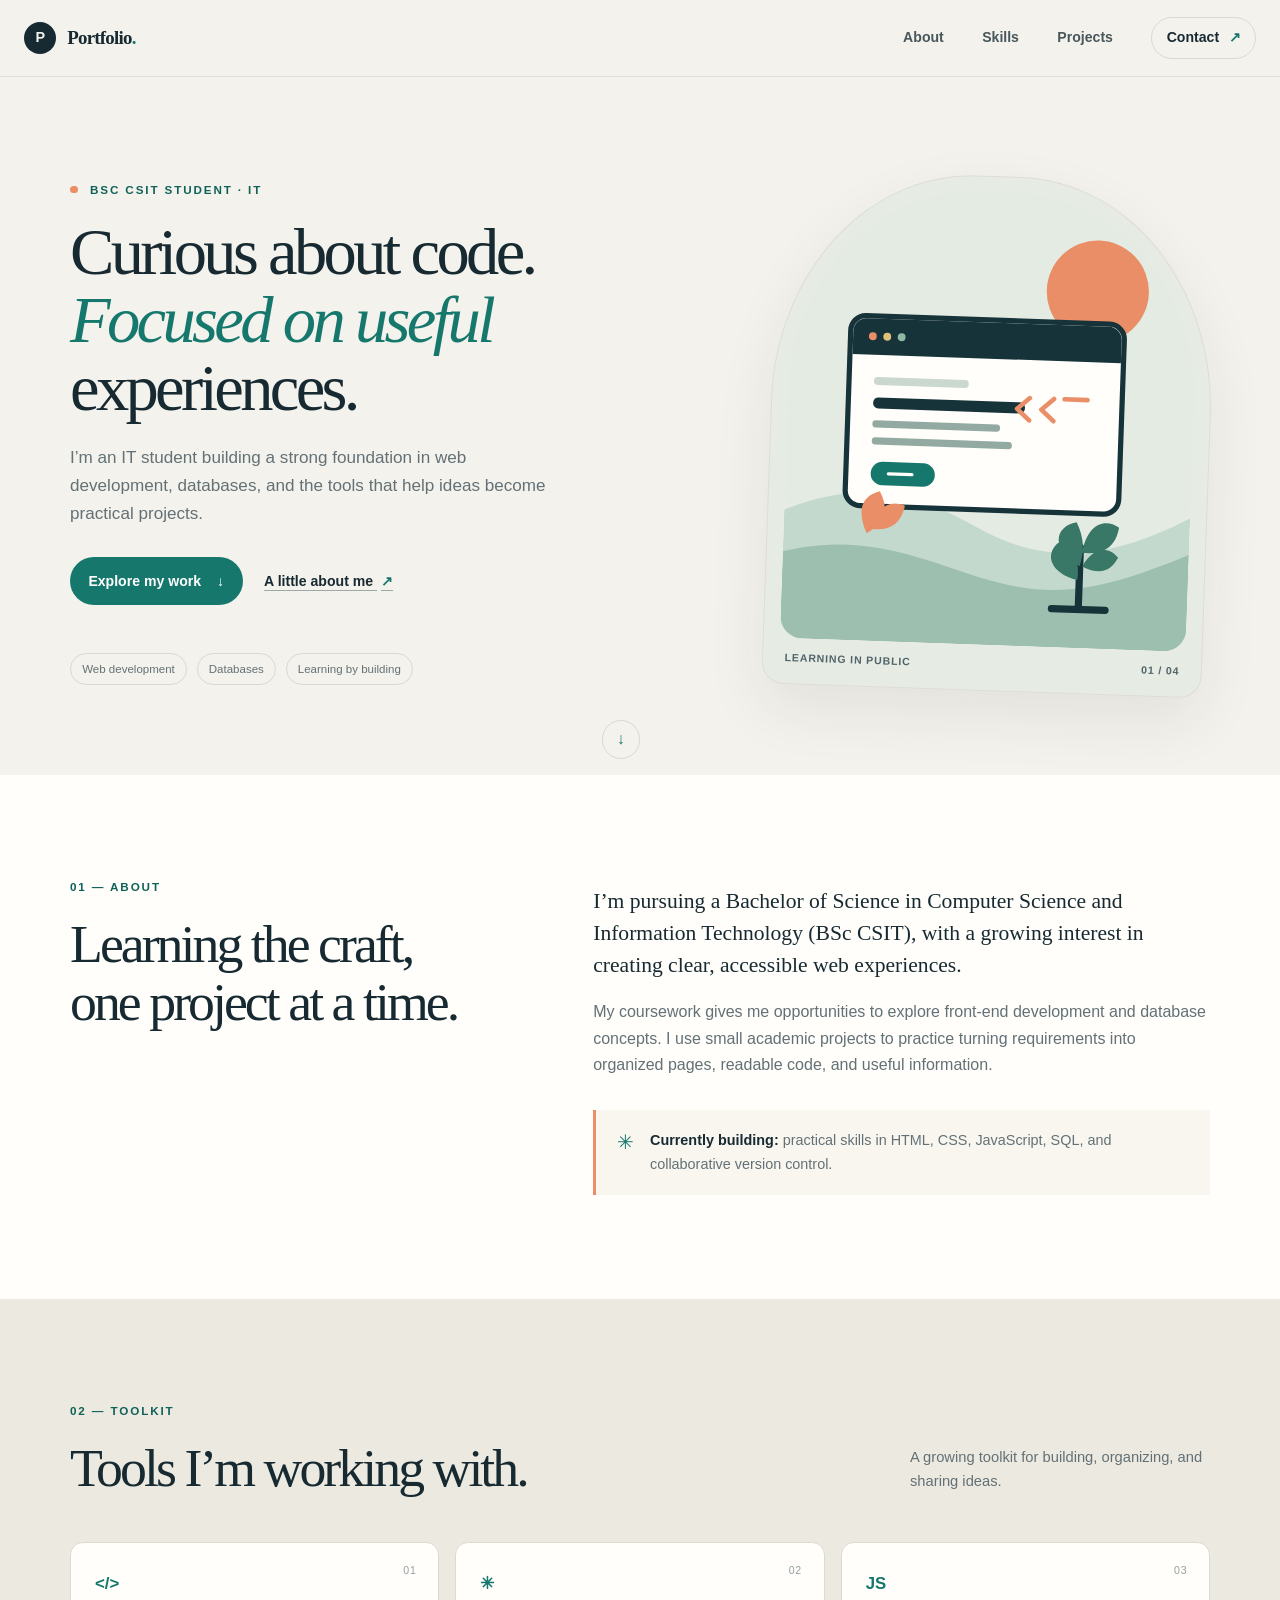
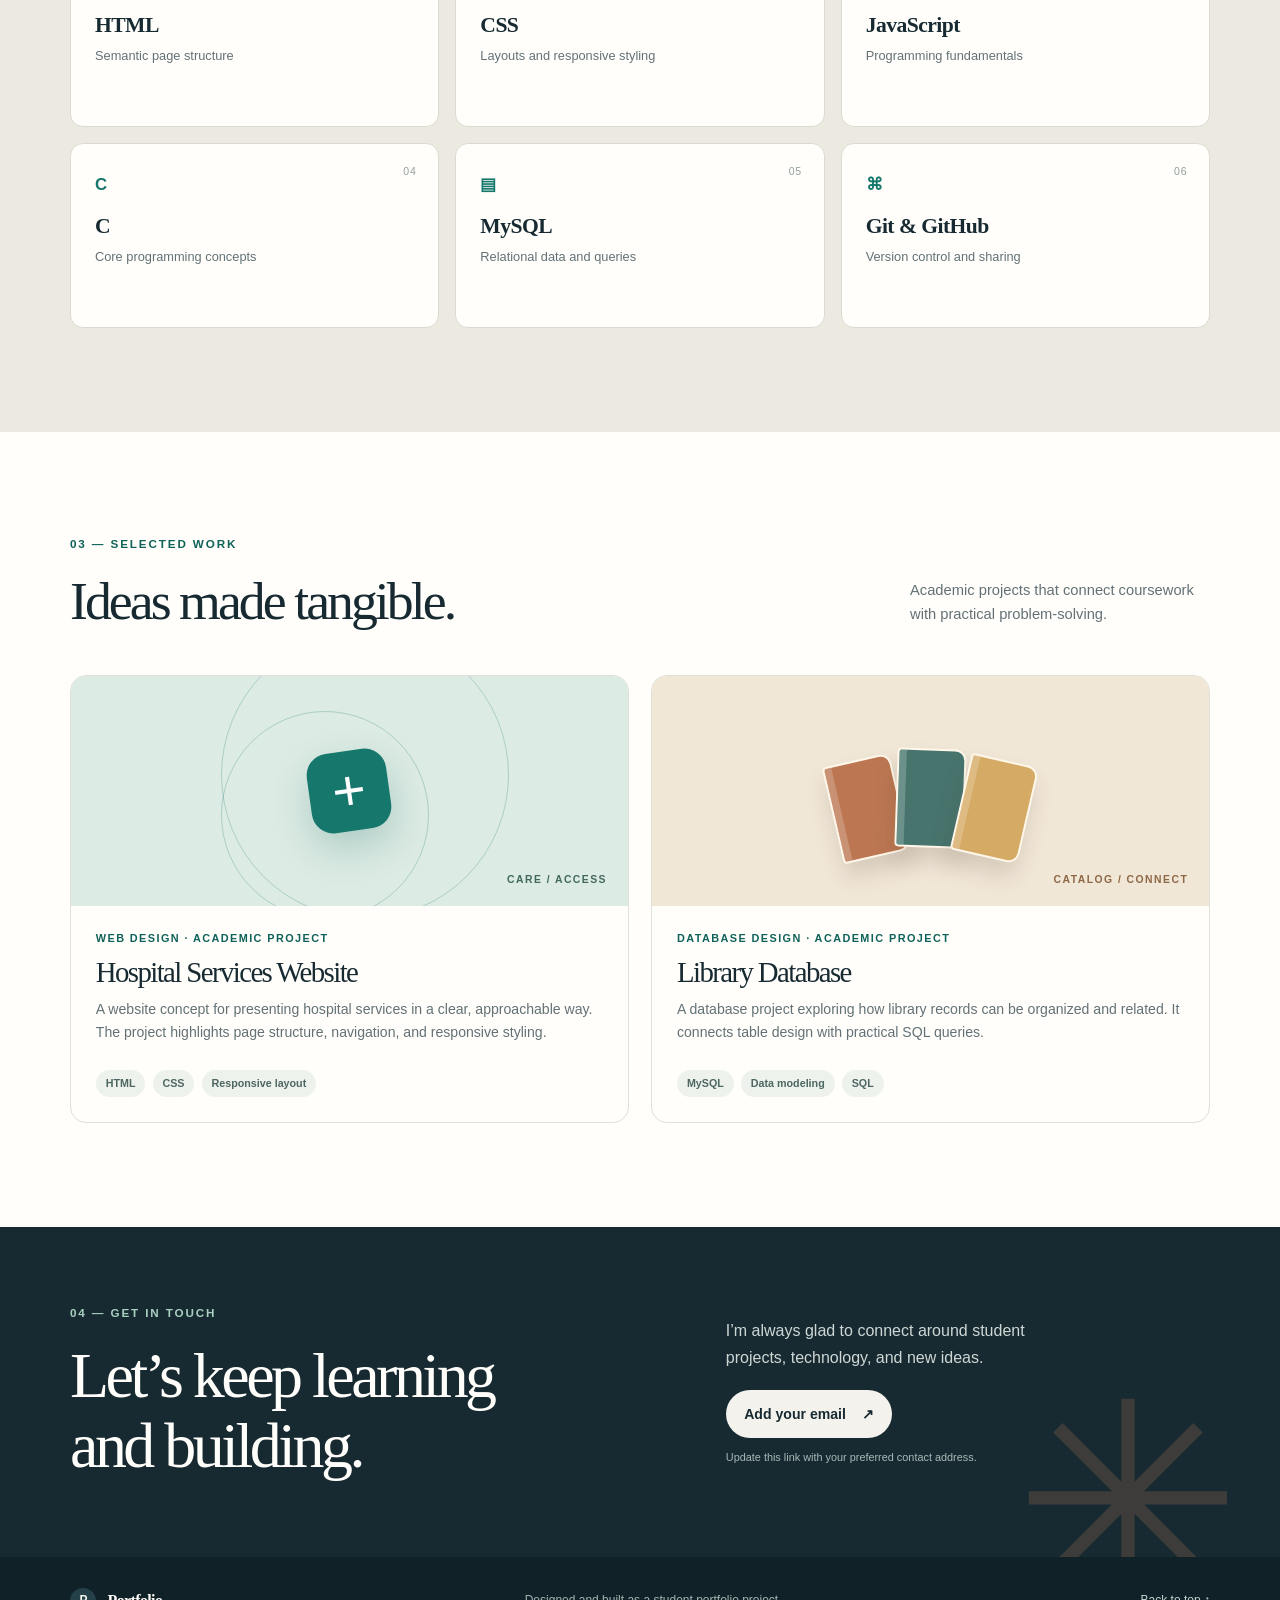
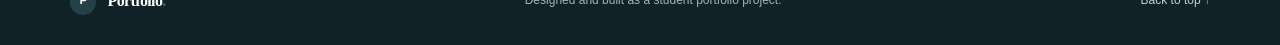
<file: index.html>
<!doctype html>
<html lang="en">
<head>
  <meta charset="utf-8">
  <meta name="viewport" content="width=device-width, initial-scale=1">
  <meta name="description" content="A student portfolio featuring web development skills, academic projects, and learning goals.">
  <meta name="theme-color" content="#f4f2ec">
  <title>Student Portfolio | BSc CSIT</title>
  <link rel="stylesheet" href="style.css">
</head>
<body>
  <!-- Shared site navigation -->
  <a class="skip-link" href="#main">Skip to content</a>
  <header class="site-header">
    <div class="header-inner">
      <a class="wordmark" href="#home" aria-label="Portfolio home">
        <span class="wordmark-mark" aria-hidden="true">P</span>
        <span>Portfolio<span class="wordmark-period">.</span></span>
      </a>
      <nav class="site-nav" aria-label="Main navigation">
        <a href="#about">About</a>
        <a href="#skills">Skills</a>
        <a href="#projects">Projects</a>
        <a class="nav-contact" href="#contact">Contact <span aria-hidden="true">↗</span></a>
      </nav>
    </div>
  </header>

  <!-- Main portfolio content, grouped into named semantic sections -->
  <main id="main">
    <section class="hero page-shell" id="home" aria-labelledby="hero-title">
      <div class="hero-copy">
        <p class="eyebrow"><span class="eyebrow-dot" aria-hidden="true"></span> BSc CSIT student · IT</p>
        <h1 id="hero-title">Curious about code.<br><span>Focused on useful</span><br>experiences.</h1>
        <p class="hero-intro">I’m an IT student building a strong foundation in web development, databases, and the tools that help ideas become practical projects.</p>
        <div class="hero-actions">
          <a class="button button-primary" href="#projects">Explore my work <span aria-hidden="true">↓</span></a>
          <a class="text-link" href="#about">A little about me <span aria-hidden="true">↗</span></a>
        </div>
        <div class="hero-meta" aria-label="Areas of interest">
          <span>Web development</span><span>Databases</span><span>Learning by building</span>
        </div>
      </div>
      <figure class="hero-art">
        <img src="assets/portfolio-illustration.svg" alt="Abstract illustration of a browser window, code symbols, and a plant">
        <figcaption><span>Learning in public</span><span>01 / 04</span></figcaption>
      </figure>
      <a class="scroll-cue" href="#about" aria-label="Scroll to About"><span aria-hidden="true">↓</span></a>
    </section>

    <!-- Background and learning goals -->
    <section class="section section-about" id="about" aria-labelledby="about-title">
      <div class="page-shell about-grid">
        <div class="section-heading">
          <p class="eyebrow">01 — About</p>
          <h2 id="about-title">Learning the craft,<br>one project at a time.</h2>
        </div>
        <div class="about-copy">
          <p class="lead">I’m pursuing a Bachelor of Science in Computer Science and Information Technology (BSc CSIT), with a growing interest in creating clear, accessible web experiences.</p>
          <p>My coursework gives me opportunities to explore front-end development and database concepts. I use small academic projects to practice turning requirements into organized pages, readable code, and useful information.</p>
          <div class="about-note"><span class="note-icon" aria-hidden="true">✳</span><p><strong>Currently building:</strong> practical skills in HTML, CSS, JavaScript, SQL, and collaborative version control.</p></div>
        </div>
      </div>
    </section>

    <!-- Current technical toolkit -->
    <section class="section section-skills" id="skills" aria-labelledby="skills-title">
      <div class="page-shell">
        <div class="section-heading section-heading-wide">
          <div><p class="eyebrow">02 — Toolkit</p><h2 id="skills-title">Tools I’m working with.</h2></div>
          <p class="section-aside">A growing toolkit for building, organizing, and sharing ideas.</p>
        </div>
        <ul class="skill-grid">
          <li class="skill-card"><span class="skill-index">01</span><span class="skill-icon" aria-hidden="true">&lt;/&gt;</span><h3>HTML</h3><p>Semantic page structure</p></li>
          <li class="skill-card"><span class="skill-index">02</span><span class="skill-icon" aria-hidden="true">✳</span><h3>CSS</h3><p>Layouts and responsive styling</p></li>
          <li class="skill-card"><span class="skill-index">03</span><span class="skill-icon" aria-hidden="true">JS</span><h3>JavaScript</h3><p>Programming fundamentals</p></li>
          <li class="skill-card"><span class="skill-index">04</span><span class="skill-icon" aria-hidden="true">C</span><h3>C</h3><p>Core programming concepts</p></li>
          <li class="skill-card"><span class="skill-index">05</span><span class="skill-icon" aria-hidden="true">▤</span><h3>MySQL</h3><p>Relational data and queries</p></li>
          <li class="skill-card"><span class="skill-index">06</span><span class="skill-icon" aria-hidden="true">⌘</span><h3>Git &amp; GitHub</h3><p>Version control and sharing</p></li>
        </ul>
      </div>
    </section>

    <!-- Academic project summaries -->
    <section class="section section-projects" id="projects" aria-labelledby="projects-title">
      <div class="page-shell">
        <div class="section-heading section-heading-wide">
          <div><p class="eyebrow">03 — Selected work</p><h2 id="projects-title">Ideas made tangible.</h2></div>
          <p class="section-aside">Academic projects that connect coursework with practical problem-solving.</p>
        </div>
        <div class="project-grid">
          <article class="project-card project-card-hospital">
            <div class="project-visual hospital-visual" aria-hidden="true"><span class="visual-orbit orbit-one"></span><span class="visual-orbit orbit-two"></span><span class="hospital-cross">+</span><span class="visual-label">care / access</span></div>
            <div class="project-content"><p class="project-kicker">Web design · Academic project</p><h3>Hospital Services Website</h3><p>A website concept for presenting hospital services in a clear, approachable way. The project highlights page structure, navigation, and responsive styling.</p><ul class="tag-list" aria-label="Technologies"><li>HTML</li><li>CSS</li><li>Responsive layout</li></ul></div>
          </article>
          <article class="project-card project-card-library">
            <div class="project-visual library-visual" aria-hidden="true"><span class="book book-one"></span><span class="book book-two"></span><span class="book book-three"></span><span class="visual-label">catalog / connect</span></div>
            <div class="project-content"><p class="project-kicker">Database design · Academic project</p><h3>Library Database</h3><p>A database project exploring how library records can be organized and related. It connects table design with practical SQL queries.</p><ul class="tag-list" aria-label="Technologies"><li>MySQL</li><li>Data modeling</li><li>SQL</li></ul></div>
          </article>
        </div>
      </div>
    </section>

    <!-- Replace the example email address before publishing -->
    <section class="contact-band" id="contact" aria-labelledby="contact-title">
      <div class="page-shell contact-inner">
        <div><p class="eyebrow eyebrow-light">04 — Get in touch</p><h2 id="contact-title">Let’s keep learning<br>and building.</h2></div>
        <div class="contact-action"><p>I’m always glad to connect around student projects, technology, and new ideas.</p><a class="button button-light" href="mailto:your.email@example.com">Add your email <span aria-hidden="true">↗</span></a><span class="contact-hint">Update this link with your preferred contact address.</span></div>
        <span class="contact-spark" aria-hidden="true">✳</span>
      </div>
    </section>
  </main>

  <footer class="site-footer">
    <div class="page-shell footer-inner"><a class="wordmark footer-wordmark" href="#home"><span class="wordmark-mark" aria-hidden="true">P</span><span>Portfolio<span class="wordmark-period">.</span></span></a><p>Designed and built as a student portfolio project.</p><a class="back-top" href="#home">Back to top ↑</a></div>
  </footer>
</body>
</html>
</file>
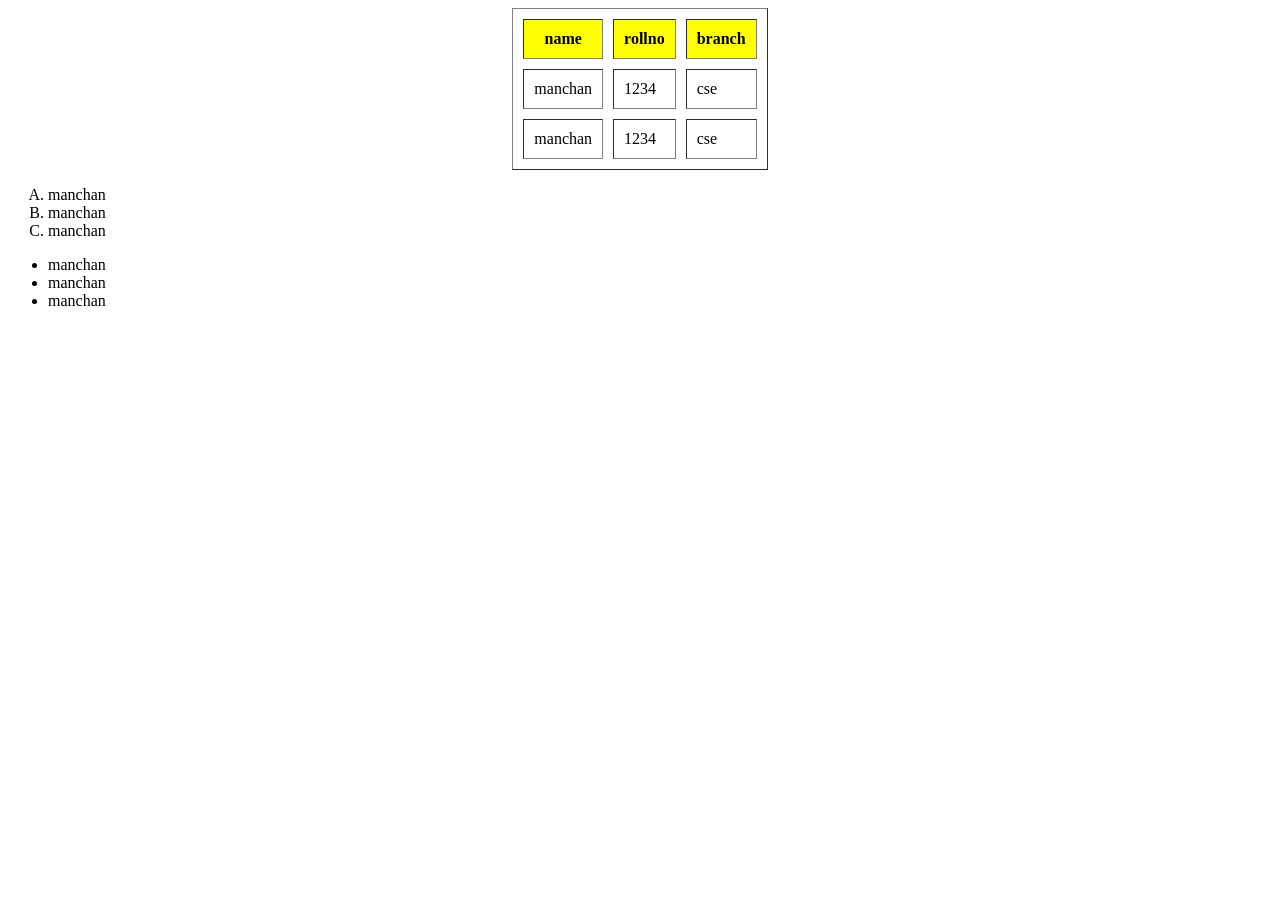
<file: 2ndday.html>
<!DOCTYPE html>
<html lang="en">
<head>
    <meta charset="UTF-8">
    <meta name="viewport" content="width=device-width, initial-scale=1.0">
    <title>Document</title>
</head>
<body>
    <table border="1" align="center" cellpadding="10" cellspacing="10">
        <tr bgcolor="yellow">
            <th>name</th>
            <th>rollno</th>
            <th>branch</th>
        </tr bgcolor="lightblue">
            <td>manchan</td>
            <td>1234</td>
            <td>cse</td>
        </tr>
        <tr>
            <td>manchan</td>
            <td>1234</td>
            <td>cse</td>
        </tr>
        </table>
        <ol type="A">
            <li>manchan</li>
            <li>manchan</li>
            <li>manchan</li>
            </ol>
            <ul typ`e="circle">
                <li>manchan</li>
                <li>manchan</li>
                <li>manchan</li>
                
</body>
</html>
</file>
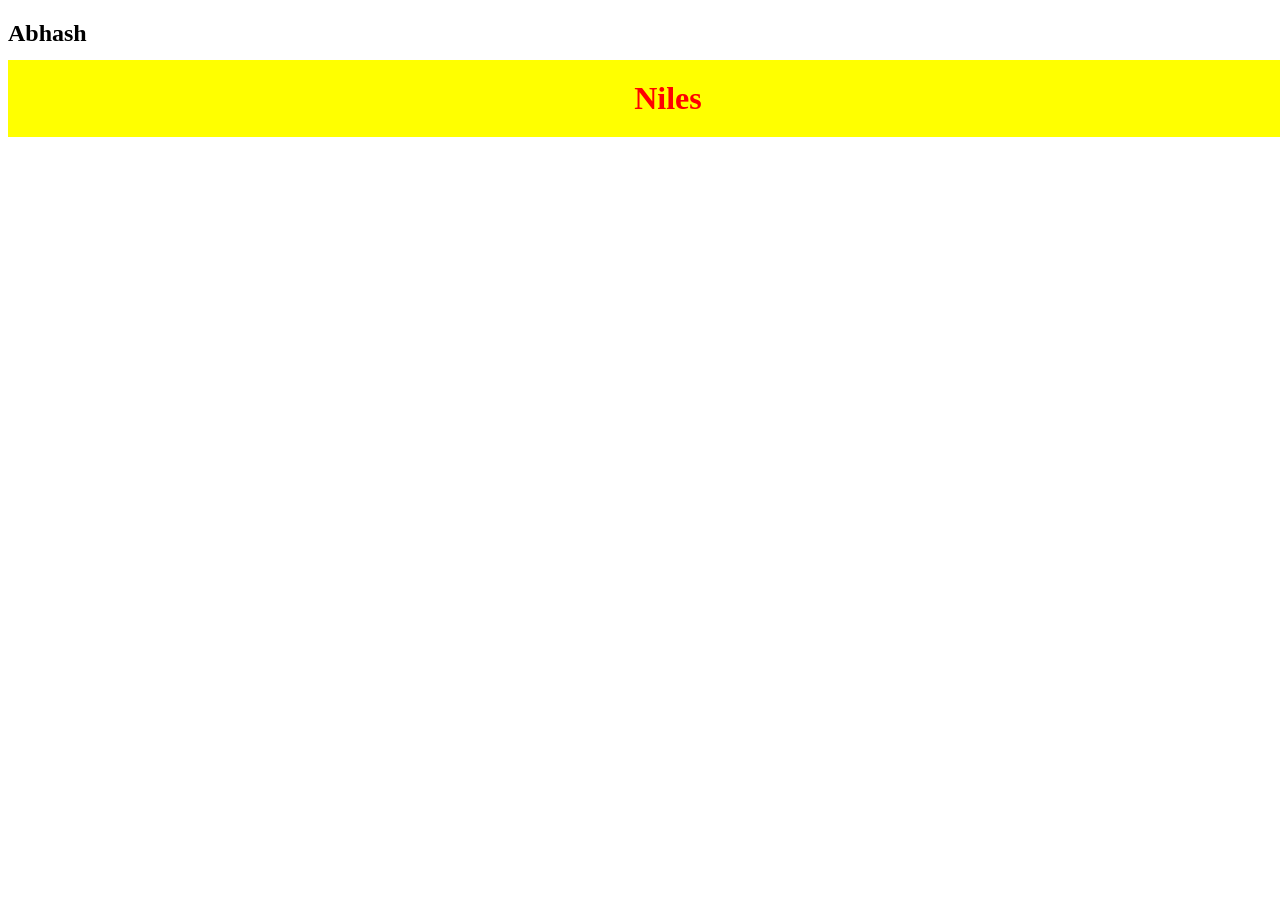
<file: c1.html>
<!DOCTYPE html>
<html lang="en">
<head>
    <meta charset="UTF-8">
    <meta name="viewport" content="width=device-width, initial-scale=1.0">
    <title>Document</title>
</head>
<style type ="text/css">
    h1
    {
        color: red;
        background-color: yellow;
        text-align: center;
        padding: 20px;
        width: 100%;
        margin-top: 40px;
        position: absolute;
    }
</style>
<body>
    <h1>Niles</h1>
    <h2>Abhash</h2>
    <h3>Sakshyam</h3>
    <h4>Pranish</h4>
</body>
</html>
</file>
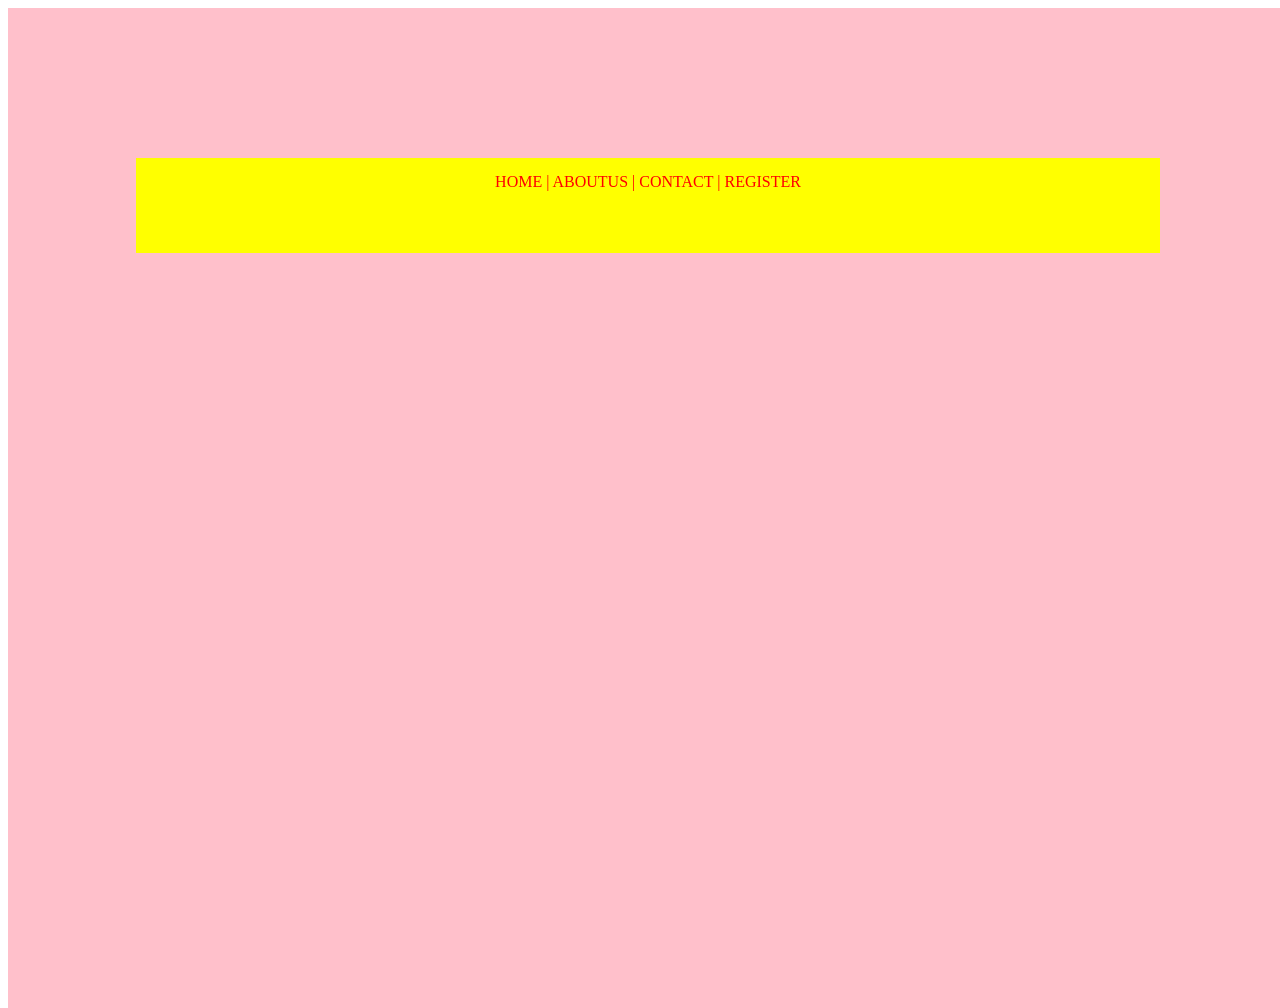
<file: c2.html>
<!DOCTYPE html>
<html lang="en">
<head>
    <meta charset="UTF-8">
    <meta name="viewport" content="width=device-width, initial-scale=1.0">
    <title>Document</title>
</head>
<style head="text/css">
    .container
    {
        width:100%;
        height: 1000px;
        background-color:pink;
        position: absolute;
    }
    .menu
    {
        width: 80%;
        height: 80px;
        background-color: yellow;
        color: red;
        position: absolute;
        margin-left: 10%;
        margin-top: 150px;
        padding-top: 15px;
        text-align: center;
    }
</style>
<body>
    <div class="container">
            <div class="menu">
                HOME | ABOUTUS | CONTACT | REGISTER
            </div>
    </div>
</body>
</html>
</file>
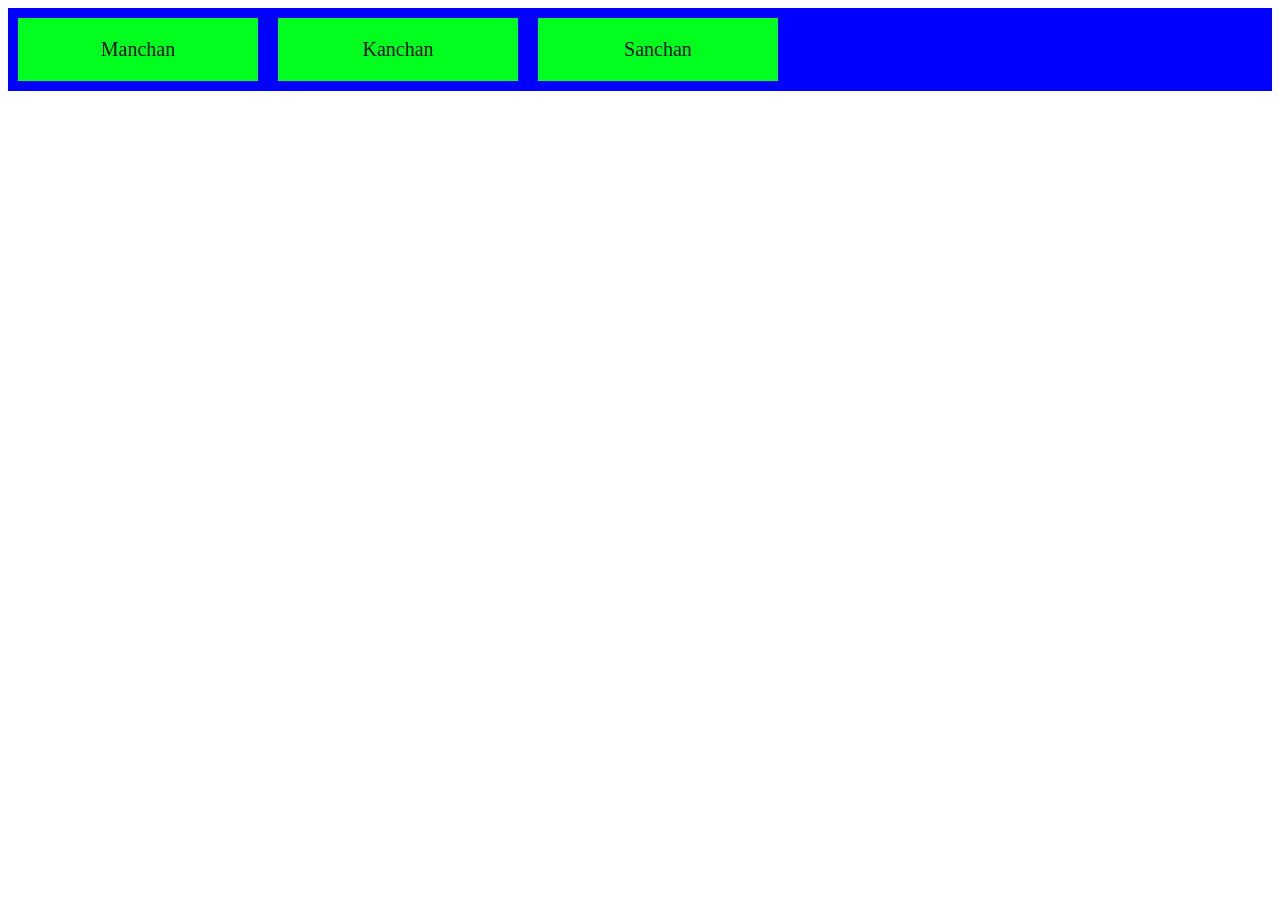
<file: f1.html>
<!DOCTYPE html>
<html lang="en">
<head>
    <meta charset="UTF-8">
    <meta name="viewport" content="width=device-width, initial-scale=1.0">
    <title>Document</title>
    <style>
        .container
        {
            display: flex;
            justify-content: flex-start;
            background-color: blue;
            flex-wrap: wrap;
        }
        .container div{
            background-color: rgb(0, 255, 30);
            color: rgb(0, 15, 7);
            margin: 10px;
            padding: 20px;
            font-size: 20px;
            text-align: center;
            width: 200px;
        }
    </style>
</head>
<body>
    <div class="container">
        <div>Manchan</div>
        <div>Kanchan</div>
        <div>Sanchan</div>
    </div>
    
</body>
</html>
</file>
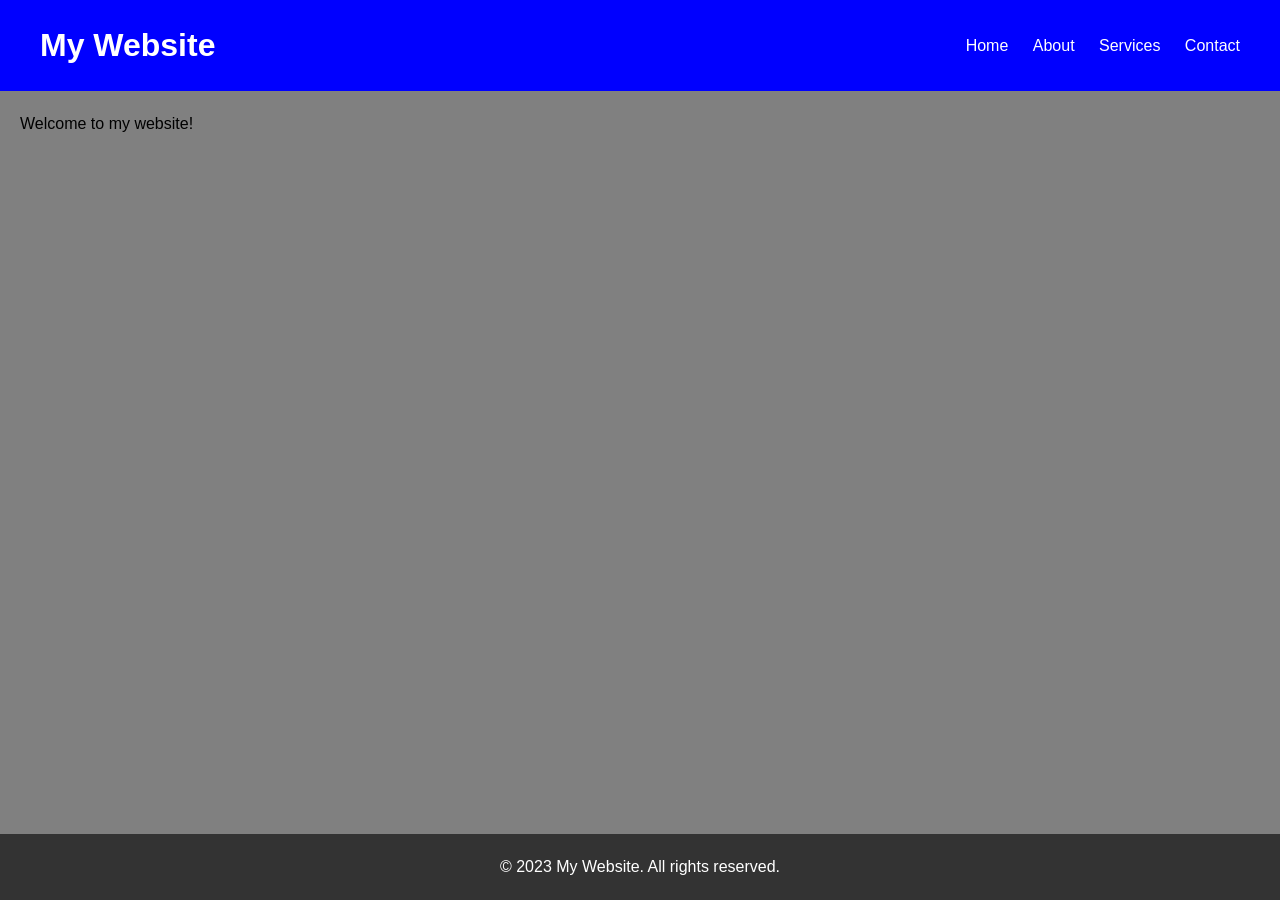
<file: index2.html>
<!DOCTYPE html>
<html lang="en">
<head>
    <meta charset="UTF-8">
    <meta name="viewport" content="width=device-width, initial-scale=1.0">
    <title>Document</title>
    <style>
    * {
        margin: 0;
        padding: 0;
        box-sizing: border-box;
        }
    body {
        font-family: Arial, sans-serif;
        line-height: 1.6;
        background-color: gray;
        color: black;
        display: flex;
        flex-direction: column;
        min-height: 100vh;
        }
    .navbar{
        display:flex;
        justify-content: space-between;
        align-items: center;
        background-color: blue;
        color: white;
        padding: 20px 40px;
    }
    .nav-links a{
        color: white;
        text-decoration: none;
        margin-left: 20px;
    }
    .main-container{
        display: flex;
        gap: 20px;
        padding: 20px;
        flex: 1;
    }
    .content-body{
        flex:3;
        padding: 20px;
        background: white;
        border-radius: 5px;
    }
    .sidebar-left, .sidebar-right{
        flex:1;
        padding: 20px;
        background: blueviolet;
        border-radius: 5px;
    }
    .footer{
        display: flex;
        justify-content: center;
        align-items: center;
        background-color: #333;
        color: white;
        padding: 20px;
        text-align: center;
    }
    </style>
</head>
<body>
    <div class="navbar">
        <h1>My Website</h1>
        <div class="nav-links">
            <a href="#">Home</a>
            <a href="#">About</a>
            <a href="#">Services</a>
            <a href="#">Contact</a>
        </div>
    </div>
    <div class="main-container">
        <p>Welcome to my website!</p>
    </div>
    <div class="footer">
        <p>&copy; 2023 My Website. All rights reserved.</p>
    </div>
</body>
</html>
</file>
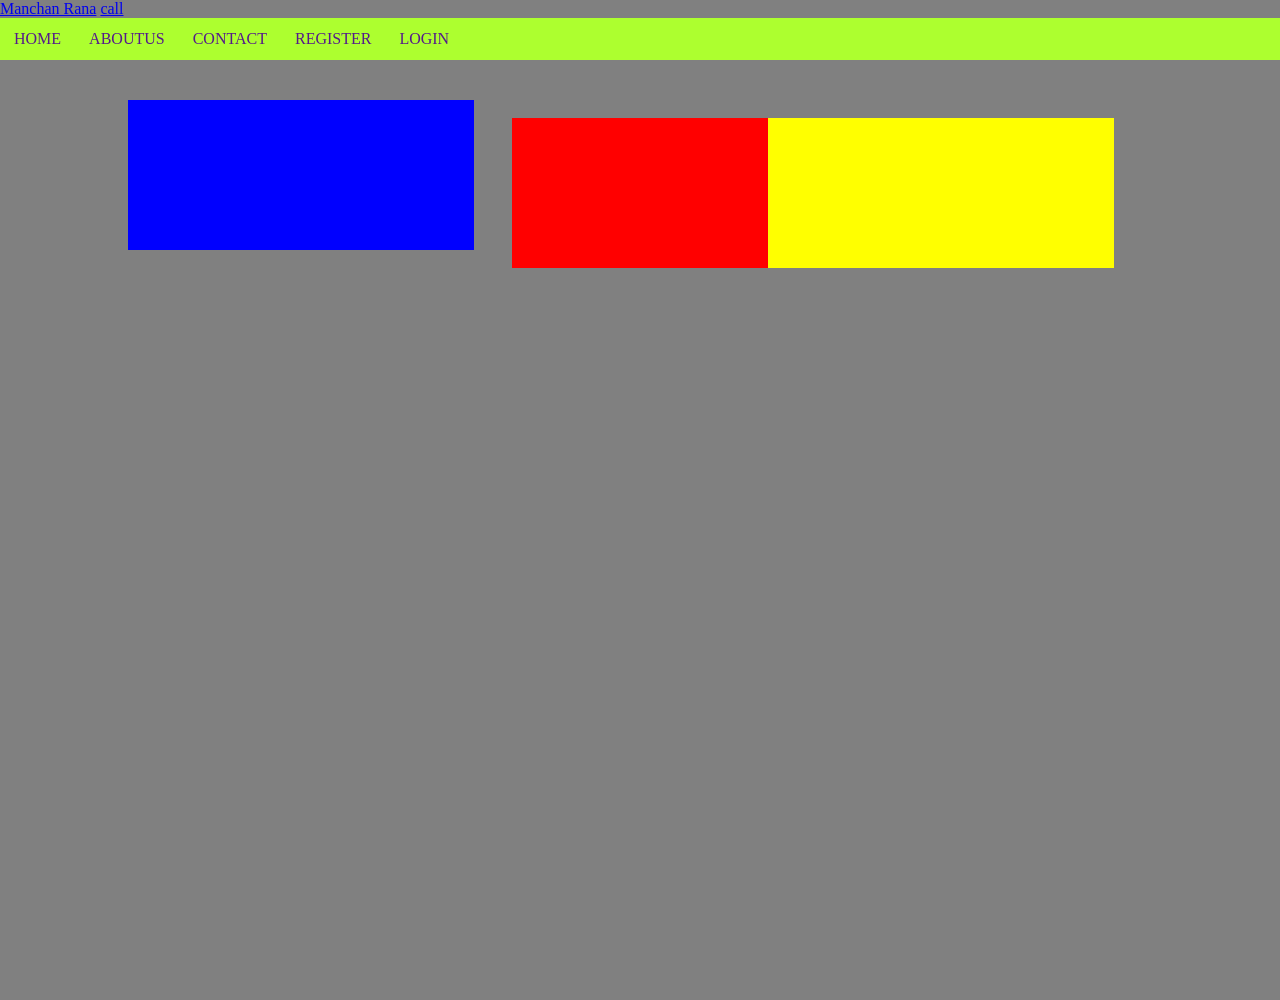
<file: navbar.html>
<!DOCTYPE html>
<html lang="en">
<head>
    <meta charset="UTF-8">
    <meta name="viewport" content="width=device-width, initial-scale=1.0">
    <title>Document</title>
</head>
<style>
    .container
    {
        width: 100%;
        height: 1000px;
        background-color: gray;
    }
    .part1
    {
        width: 27%;
        height: 150px;
        background-color: blue;
        position: absolute;
        margin-left: 10%;
        margin-top: 100px;
    }
    .part2
    {
        width: 27%;
        height: 150px;
        background-color: red;
        position: absolute;
        margin-left: 40%;
        margin-top: 100px;
    }
    .part3
    {
        width: 27%;
        height: 150px;
        background-color: yellow;
        position: absolute;
        margin-left: 60%;
        margin-top: 100px;
    }
    .carouselpart
    {
        width: 100%;
        height: 400px;
        background-color: black;
        position: absolute;
        margin-top: 300px;
    }
    body
    {
        margin:0px;
        padding: 0px;
    }
    ul
    {
        margin: 0px;
        padding: 0px;
        list-style-type: none;
        background-color: greenyellow;
        display: flex;
    }
    ul li a
    {
     padding: 12px 14px;
     display: block;
     text-decoration: none;   
    }
    ul li a:hover
    {
     background-color: red;
     color:white;
    }
</style>
<body>
    <div class="container">
    <div class="part1"></div>
       <a href="mailto:manchanrana77@gmail.com">Manchan Rana</a>
       <a href="tel:+9779860000000">call</a>
    <div class="part2"><iframe src="https://www.google.com/maps/embed?pb=!1m18!1m12!1m3!1d3532.2969544242637!2d85.31957457292017!3d27.708116249687347!2m3!1f0!2f0!3f0!3m2!1i1024!2i768!4f13.1!3m3!1m2!1s0x39eb199130467bdf%3A0x9df2c0178445d93b!2sModel%20Institute%20of%20Technology%2C%20(MIT)%20Nepal!5e0!3m2!1sen!2snp!4v1790048605553!5m2!1sen!2snp" width="400" height="300" style="border:0;" allowfullscreen="" loading="lazy" referrerpolicy="strict-origin-when-cross-origin"></iframe></div>
    <div class="part3"></div>
          
    <ul>
        <li><a href="">HOME</a></li>
        <li><a href="">ABOUTUS</a></li>
        <li><a href="">CONTACT</a></li>
        <li><a href="">REGISTER</a></li>
        <li><a href="">LOGIN</a></li>
    </ul>
</div>

</body>
</html>
</file>
<file: style.css>
/* Student portfolio: a warm neutral canvas with deep ink and teal accents. */
:root {
  color-scheme: light;
  --paper: #f4f2ec;
  --paper-deep: #ece9e0;
  --ink: #172a32;
  --muted: #637176;
  --teal: #16786d;
  --teal-dark: #0f6259;
  --coral: #e98e66;
  --line: #d9d9d0;
  --white: #fffefa;
  --serif: Georgia, "Times New Roman", serif;
  --sans: "Segoe UI", Arial, sans-serif;
}

* { box-sizing: border-box; }
html { scroll-behavior: smooth; scroll-padding-top: 5rem; }
body { margin: 0; background: var(--paper); color: var(--ink); font-family: var(--sans); font-size: 1rem; line-height: 1.65; }
a { color: inherit; }
a:focus-visible { outline: 3px solid var(--coral); outline-offset: 4px; }
::selection { background: var(--teal); color: var(--white); }
/* Shared frame, keyboard access, and navigation */
.page-shell { width: min(1140px, calc(100% - 3rem)); margin-inline: auto; }
.skip-link { position: absolute; z-index: 10; top: .5rem; left: .5rem; padding: .65rem 1rem; transform: translateY(-150%); background: var(--ink); color: white; }
.skip-link:focus { transform: translateY(0); }
.site-header { position: sticky; z-index: 5; top: 0; background: rgb(244 242 236 / 94%); border-bottom: 1px solid rgb(217 217 208 / 75%); backdrop-filter: blur(12px); }
.header-inner { width: min(1240px, calc(100% - 3rem)); min-height: 76px; margin-inline: auto; display: flex; align-items: center; justify-content: space-between; gap: 2rem; }
.wordmark { display: inline-flex; align-items: center; gap: .7rem; text-decoration: none; font-family: var(--serif); font-size: 1.18rem; font-weight: 700; letter-spacing: -.04em; }
.wordmark-mark { width: 2rem; height: 2rem; display: grid; place-items: center; border-radius: 50%; background: var(--ink); color: var(--paper); font-family: var(--sans); font-size: .9rem; font-weight: 600; }
.wordmark-period { color: var(--teal); }
.site-nav { display: flex; align-items: center; gap: clamp(1rem, 3vw, 2.5rem); }
.site-nav a { color: #47575b; font-size: .88rem; font-weight: 600; text-decoration: none; transition: color .2s ease; }
.site-nav a:hover { color: var(--teal); }
.site-nav .nav-contact { padding: .55rem .9rem; border: 1px solid var(--line); border-radius: 2rem; color: var(--ink); }
.nav-contact span { margin-left: .35rem; color: var(--teal); }
/* Introductory hero */
.hero { position: relative; min-height: 660px; padding-block: 6.2rem 5.2rem; display: grid; grid-template-columns: 1.2fr .8fr; align-items: center; gap: 2.5rem; }
.hero-copy { max-width: 620px; }
.eyebrow { margin: 0 0 1.25rem; color: var(--teal-dark); font-size: .73rem; font-weight: 750; letter-spacing: .16em; line-height: 1.4; text-transform: uppercase; }
.eyebrow-dot { display: inline-block; width: .48rem; height: .48rem; margin-right: .45rem; border-radius: 50%; background: var(--coral); vertical-align: .05rem; }
h1, h2, h3, p, figure { margin-top: 0; }
h1, h2, .project-content h3 { font-family: var(--serif); font-weight: 500; letter-spacing: -.055em; }
h1 { margin-bottom: 1.35rem; font-size: clamp(3.2rem, 5.2vw, 4.55rem); line-height: 1.02; }
h1 span { color: var(--teal); font-style: italic; }
.hero-intro { max-width: 490px; margin-bottom: 1.8rem; color: var(--muted); font-size: 1.07rem; }
.hero-actions { display: flex; flex-wrap: wrap; align-items: center; gap: 1.35rem; }
.button { min-height: 48px; display: inline-flex; align-items: center; justify-content: center; gap: 1rem; padding: .65rem 1.15rem; border-radius: 3rem; font-size: .88rem; font-weight: 700; text-decoration: none; transition: transform .2s ease, background .2s ease; }
.button:hover { transform: translateY(-2px); }
.button-primary { background: var(--teal); color: white; }
.button-primary:hover { background: var(--teal-dark); }
.text-link { color: var(--ink); font-size: .88rem; font-weight: 700; text-decoration-color: #9ca9a5; text-underline-offset: .25rem; }
.text-link span { margin-left: .25rem; color: var(--teal); }
.hero-meta { display: flex; flex-wrap: wrap; gap: .6rem; margin-top: 3rem; }
.hero-meta span { padding: .35rem .7rem; border: 1px solid var(--line); border-radius: 2rem; color: #647175; font-size: .72rem; }
.hero-art { position: relative; margin: 0; padding: 1rem; border: 1px solid #deddd5; border-radius: 45% 45% 1.4rem 1.4rem; background: #e6ebe3; box-shadow: 0 24px 60px rgb(23 42 50 / 8%); transform: rotate(2deg); }
.hero-art img { display: block; width: 100%; border-radius: inherit; }
.hero-art figcaption { display: flex; justify-content: space-between; padding: .7rem .35rem .05rem; color: #526469; font-size: .66rem; font-weight: 700; letter-spacing: .08em; text-transform: uppercase; }
.scroll-cue { position: absolute; right: 50%; bottom: 1rem; width: 2.4rem; height: 2.4rem; display: grid; place-items: center; border: 1px solid var(--line); border-radius: 50%; color: var(--teal); text-decoration: none; }
/* About, skills, and project content */
.section { padding-block: 6.5rem; }
.section-about { background: var(--white); }
.about-grid { display: grid; grid-template-columns: .8fr 1.2fr; gap: 7rem; }
.section-heading h2, .contact-inner h2 { margin-bottom: 0; font-size: clamp(2.5rem, 4.2vw, 3.55rem); line-height: 1.08; }
.about-copy { padding-top: .45rem; color: var(--muted); }
.about-copy p { margin-bottom: 1.1rem; }
.about-copy .lead { color: var(--ink); font-family: var(--serif); font-size: 1.35rem; line-height: 1.48; }
.about-note { display: flex; align-items: flex-start; gap: 1rem; margin-top: 2rem; padding: 1.15rem 1.3rem; border-left: 3px solid var(--coral); background: #f8f6ef; }
.about-note p { margin: 0; font-size: .9rem; }
.about-note strong { color: var(--ink); }
.note-icon { color: var(--teal); font-size: 1.25rem; line-height: 1.3; }
.section-skills { background: var(--paper-deep); }
.section-heading-wide { display: flex; align-items: end; justify-content: space-between; gap: 2rem; margin-bottom: 2.8rem; }
.section-aside { max-width: 300px; margin-bottom: .25rem; color: var(--muted); font-size: .92rem; }
.skill-grid { display: grid; grid-template-columns: repeat(3, 1fr); gap: 1rem; margin: 0; padding: 0; list-style: none; }
.skill-card { position: relative; min-height: 185px; padding: 1.4rem 1.5rem 1.25rem; border: 1px solid #dcdad0; border-radius: .8rem; background: var(--white); transition: transform .2s ease, box-shadow .2s ease; }
.skill-card:hover { transform: translateY(-4px); box-shadow: 0 12px 28px rgb(23 42 50 / 7%); }
.skill-index { position: absolute; top: 1.2rem; right: 1.35rem; color: #95a09f; font-size: .66rem; letter-spacing: .08em; }
.skill-icon { min-height: 2.3rem; display: inline-flex; align-items: center; color: var(--teal); font-size: 1.05rem; font-weight: 800; }
.skill-card h3 { margin: .35rem 0 .1rem; font-family: var(--serif); font-size: 1.35rem; letter-spacing: -.025em; }
.skill-card p { margin-bottom: 0; color: var(--muted); font-size: .8rem; }
.section-projects { background: var(--white); }
.project-grid { display: grid; grid-template-columns: repeat(2, 1fr); gap: 1.4rem; }
.project-card { overflow: hidden; border: 1px solid #e0dfd8; border-radius: 1rem; background: var(--white); }
.project-visual { position: relative; height: 230px; overflow: hidden; display: grid; place-items: center; }
.hospital-visual { background: #dcebe4; }
.library-visual { background: #f1e7d7; }
.visual-orbit { position: absolute; width: 13rem; height: 13rem; border: 1px solid rgb(22 120 109 / 25%); border-radius: 50%; }
.orbit-one { transform: translate(-1.5rem, 1.5rem); }
.orbit-two { width: 18rem; height: 18rem; transform: translate(1rem, -1rem); }
.hospital-cross { width: 5rem; height: 5rem; display: grid; place-items: center; border-radius: 1.35rem; background: var(--teal); box-shadow: 0 16px 36px rgb(15 98 89 / 22%); color: white; font-size: 3.6rem; font-weight: 300; line-height: 1; transform: rotate(-8deg); }
.visual-label { position: absolute; right: 1.3rem; bottom: 1.1rem; color: #42685e; font-size: .65rem; font-weight: 750; letter-spacing: .14em; text-transform: uppercase; }
.library-visual .visual-label { color: #8e6746; }
.book { width: 4.3rem; height: 6.2rem; position: absolute; bottom: 3rem; border: 2px solid #fff7e9; border-radius: .25rem .7rem .7rem .25rem; box-shadow: inset .45rem 0 rgb(255 255 255 / 20%), 0 14px 22px rgb(66 48 31 / 15%); }
.book-one { background: #bc7752; transform: translateX(-4rem) rotate(-13deg); }
.book-two { background: #47756e; transform: translateY(-.65rem) rotate(2deg); }
.book-three { background: #d4aa64; transform: translateX(4rem) rotate(13deg); }
.project-content { padding: 1.5rem 1.55rem 1.6rem; }
.project-kicker { margin-bottom: .55rem; color: var(--teal-dark); font-size: .68rem; font-weight: 750; letter-spacing: .13em; text-transform: uppercase; }
.project-content h3 { margin-bottom: .6rem; font-size: 1.8rem; line-height: 1.1; }
.project-content > p:not(.project-kicker) { min-height: 3.5rem; margin-bottom: 1rem; color: var(--muted); font-size: .88rem; }
.tag-list { display: flex; flex-wrap: wrap; gap: .45rem; margin: 0; padding: 0; list-style: none; }
.tag-list li { padding: .28rem .62rem; border-radius: 2rem; background: #eef2ed; color: #4d6662; font-size: .67rem; font-weight: 650; }
/* Contact call to action and footer */
.contact-band { overflow: hidden; background: var(--ink); color: var(--white); }
.contact-inner { position: relative; min-height: 330px; display: grid; grid-template-columns: 1.1fr .9fr; align-items: center; gap: 4rem; padding-block: 4.4rem; }
.eyebrow-light { color: #a9d0bf; }
.contact-inner h2 { font-size: clamp(2.8rem, 5vw, 4.2rem); }
.contact-action { max-width: 360px; }
.contact-action p { margin-bottom: 1.2rem; color: #ced7d4; }
.button-light { background: var(--paper); color: var(--ink); }
.button-light:hover { background: #fff; }
.contact-hint { display: block; margin-top: .65rem; color: #a9b9b7; font-size: .68rem; }
.contact-spark { position: absolute; right: -2rem; bottom: -5.1rem; color: rgb(233 142 102 / 18%); font-size: 17rem; line-height: 1; }
.site-footer { background: #102128; color: #d4ddda; }
.footer-inner { min-height: 88px; display: flex; align-items: center; justify-content: space-between; gap: 1.5rem; }
.footer-wordmark { color: var(--white); font-size: 1rem; }
.footer-wordmark .wordmark-mark { width: 1.65rem; height: 1.65rem; background: #24414a; font-size: .75rem; }
.footer-inner p { margin: 0; color: #a4b4b0; font-size: .75rem; }
.back-top { color: #c4d3cf; font-size: .75rem; text-decoration: none; }
.back-top:hover { color: white; }

/* Tablet: rebalance columns and card widths */
@media (max-width: 850px) {
  .hero { min-height: auto; gap: 2.2rem; padding-block: 5rem 4.7rem; }
  .hero-art { padding: .7rem; }
  .about-grid { gap: 3rem; }
  .skill-grid { grid-template-columns: repeat(2, 1fr); }
  .project-visual { height: 195px; }
  .contact-inner { gap: 2rem; }
}

/* Mobile: stack the hero and content, then simplify navigation */
@media (max-width: 620px) {
  html { scroll-padding-top: 7rem; }
  .page-shell, .header-inner { width: min(100% - 2rem, 1140px); }
  .header-inner { min-height: 72px; flex-wrap: wrap; justify-content: center; gap: .35rem; padding-block: .7rem; }
  .wordmark { margin-right: auto; font-size: 1rem; }
  .site-nav { width: 100%; justify-content: space-between; gap: .35rem; padding-bottom: .25rem; }
  .site-nav a { font-size: .78rem; }
  .site-nav .nav-contact { padding: .35rem .65rem; }
  .hero { grid-template-columns: 1fr; gap: 2.6rem; padding-block: 4.3rem 4.2rem; }
  h1 { font-size: clamp(3rem, 12vw, 4.3rem); }
  .hero-intro { font-size: 1rem; }
  .hero-meta { margin-top: 2rem; }
  .hero-art { width: min(100%, 370px); justify-self: center; }
  .scroll-cue { display: none; }
  .section { padding-block: 4.4rem; }
  .about-grid { grid-template-columns: 1fr; gap: 1.6rem; }
  .section-heading h2 { font-size: 2.6rem; }
  .about-copy .lead { font-size: 1.2rem; }
  .section-heading-wide { align-items: flex-start; flex-direction: column; gap: .8rem; margin-bottom: 2rem; }
  .section-aside { max-width: 100%; margin-bottom: 0; }
  .skill-grid { gap: .7rem; }
  .skill-card { min-height: 165px; padding: 1.1rem; }
  .skill-index { top: .9rem; right: .9rem; }
  .skill-card h3 { font-size: 1.2rem; }
  .skill-card p { font-size: .73rem; }
  .project-grid { grid-template-columns: 1fr; gap: 1rem; }
  .project-visual { height: 205px; }
  .project-content { padding: 1.3rem; }
  .project-content > p:not(.project-kicker) { min-height: 0; }
  .contact-inner { min-height: auto; grid-template-columns: 1fr; gap: 1.5rem; padding-block: 4rem; }
  .contact-inner h2 { font-size: 3rem; }
  .contact-spark { right: -3rem; bottom: -5rem; font-size: 13rem; }
  .contact-action, .contact-inner > div { position: relative; z-index: 1; }
  .footer-inner { min-height: 130px; flex-wrap: wrap; justify-content: space-between; gap: .6rem; padding-block: 1.1rem; }
  .footer-inner p { width: 100%; order: 3; }
}

@media (prefers-reduced-motion: reduce) {
  html { scroll-behavior: auto; }
  *, *::before, *::after { transition-duration: .01ms !important; }
}
</file>
